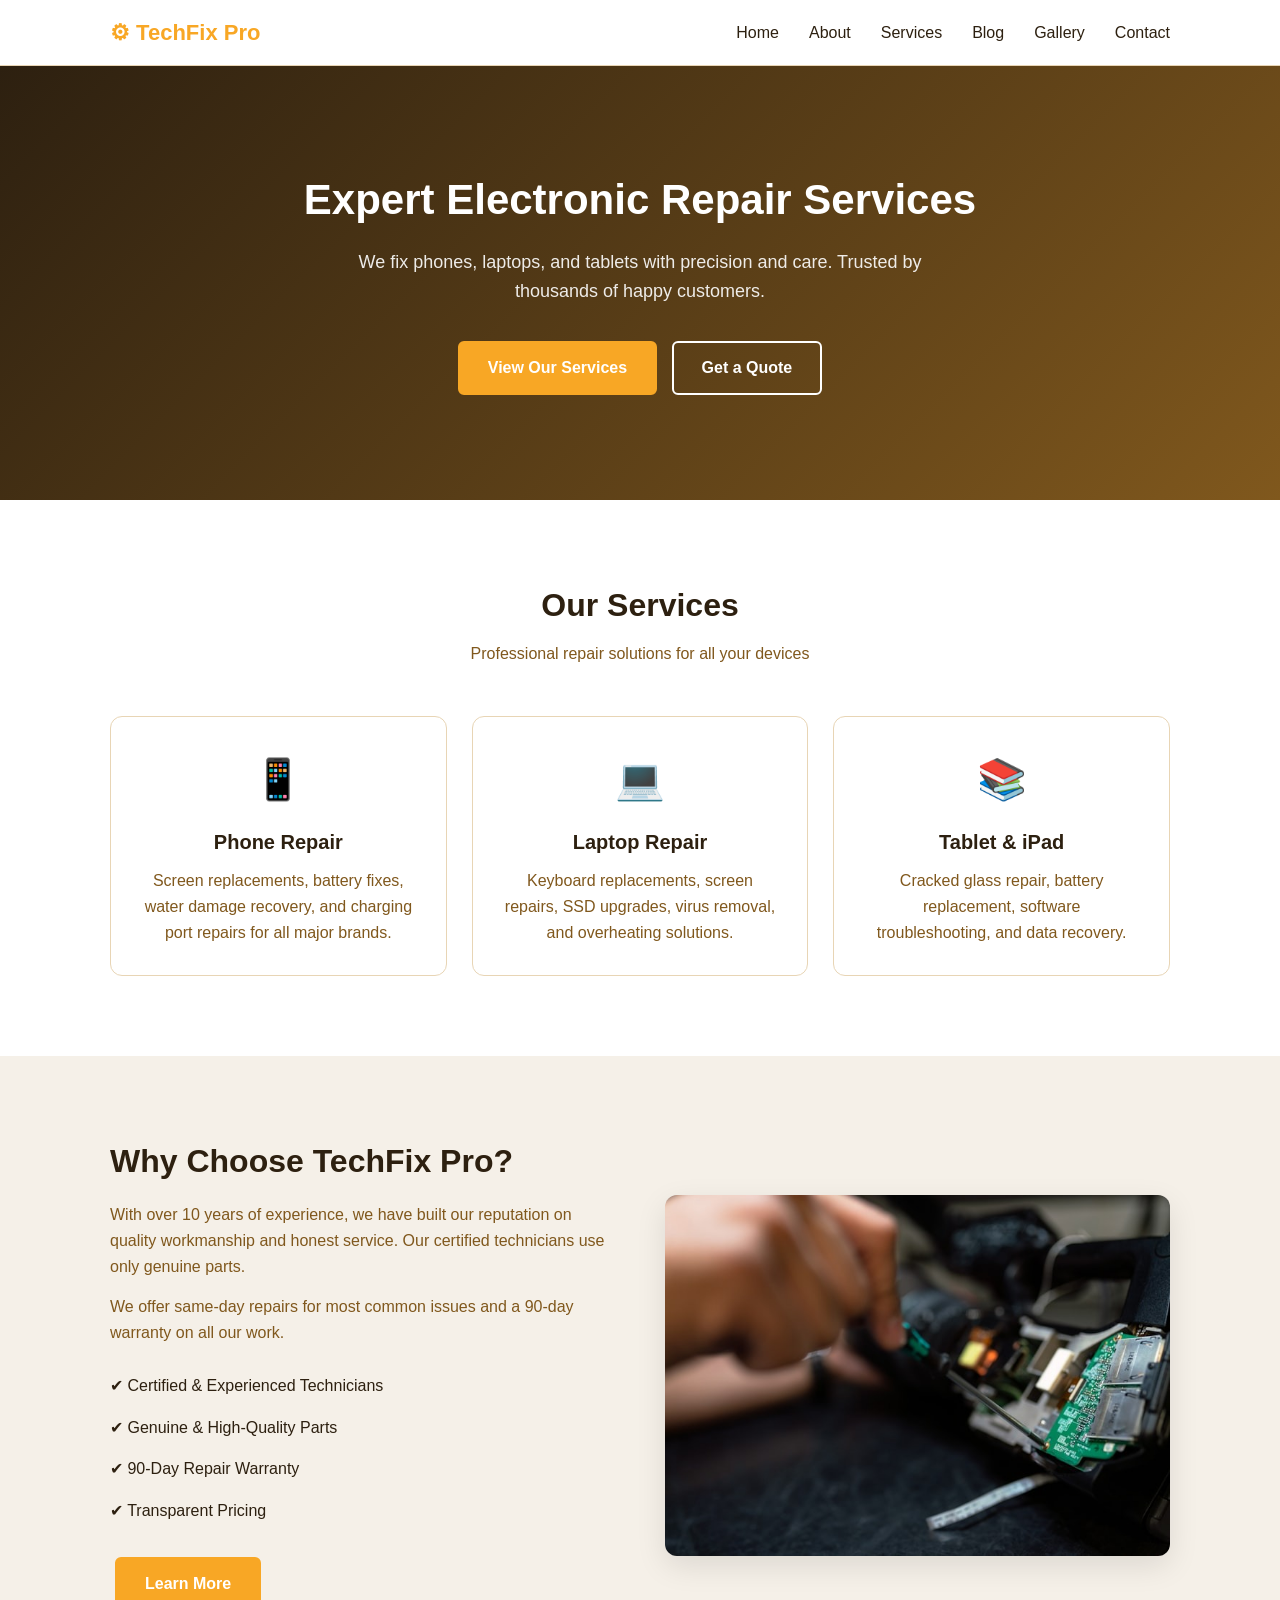
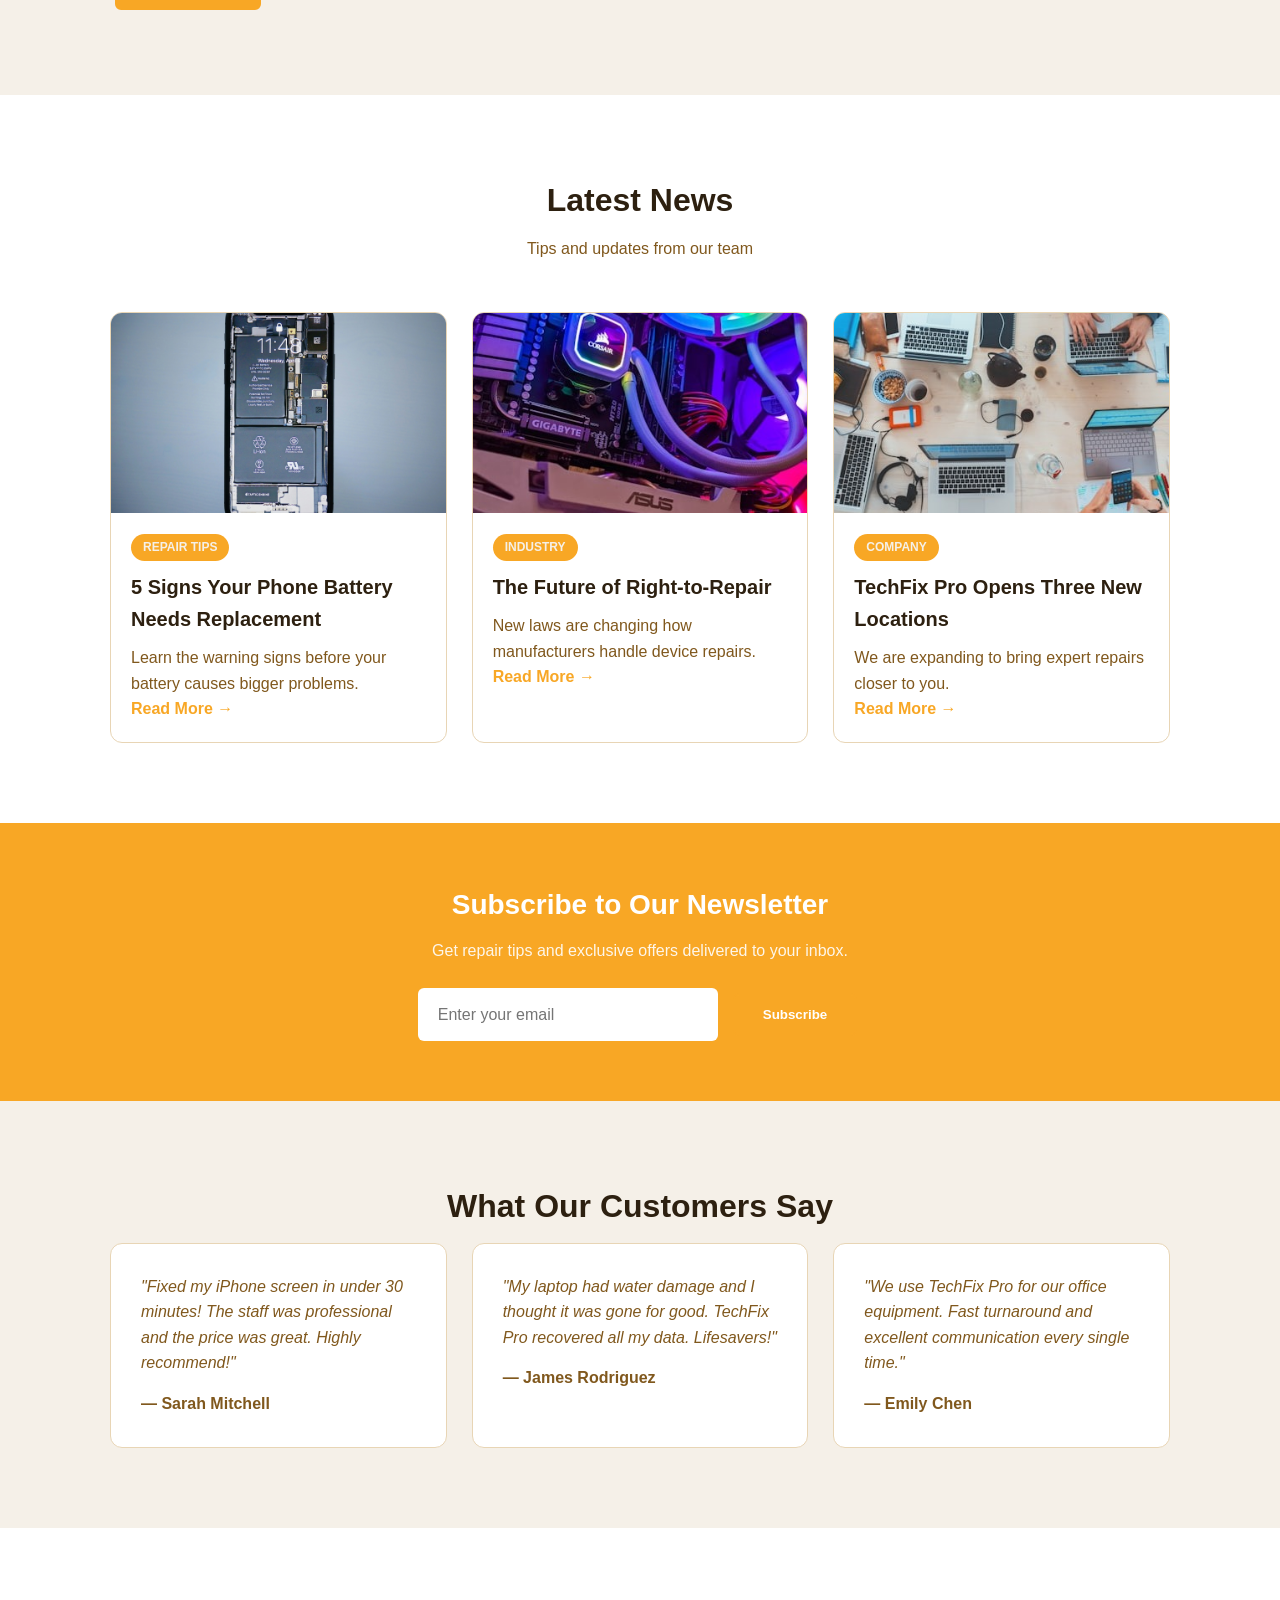
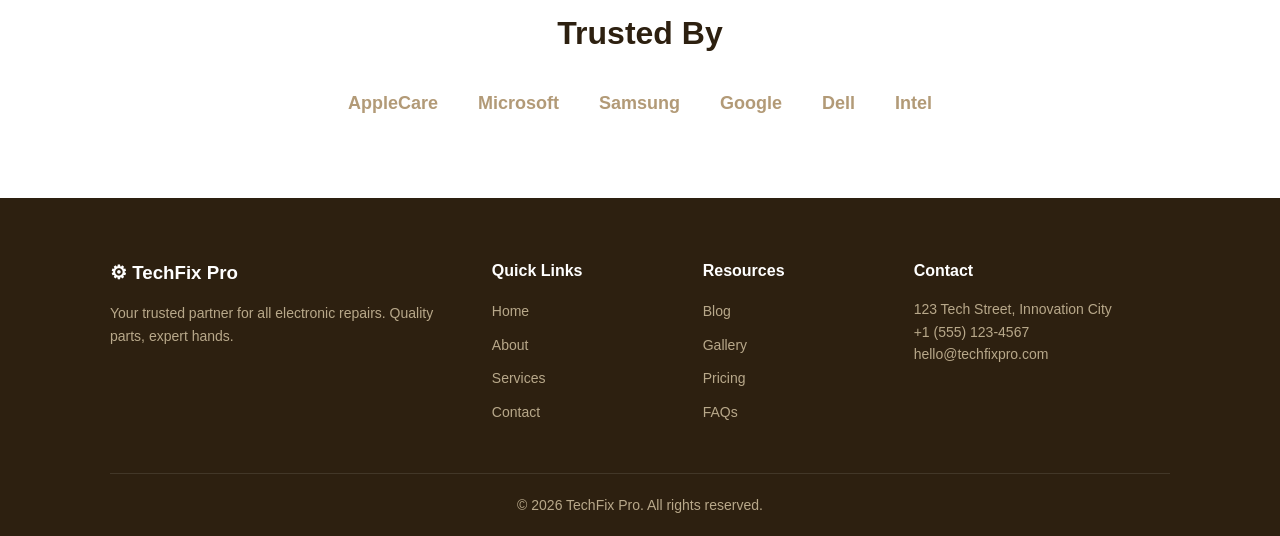
<file: ART 277 PROJECT-AMMED/index.html>
<!DOCTYPE html>
<html lang="en">
<head>
    <meta charset="UTF-8">
    <meta name="viewport" content="width=device-width, initial-scale=1.0">
    <title>TechFix Pro - Electronic Repair Shop</title>
   <link rel="stylesheet" href="style.css">
</head>
<body>

    <!-- Navigation -->
    <nav class="navbar">
        <div class="container nav-container">
            <a href="index.html" class="logo">&#9881; TechFix Pro</a>
            <ul class="nav-links">
                <li><a href="index.html">Home</a></li>
                <li><a href="about.html">About</a></li>
                <li><a href="services.html">Services</a></li>
                <li><a href="blog.html">Blog</a></li>
                <li><a href="gallery.html">Gallery</a></li>
                <li><a href="contact.html">Contact</a></li>
            </ul>
        </div>
    </nav>

    <!-- Hero Section -->
    <header class="hero">
        <div class="container">
            <h1>Expert Electronic Repair Services</h1>
            <p>We fix phones, laptops, and tablets with precision and care. Trusted by thousands of happy customers.</p>
            <a href="services.html" class="btn">View Our Services</a>
            <a href="contact.html" class="btn btn-outline">Get a Quote</a>
        </div>
    </header>

    <!-- Services Section -->
    <section class="section services">
        <div class="container">
            <h2 class="section-title">Our Services</h2>
            <p class="section-subtitle">Professional repair solutions for all your devices</p>

            <div class="card-grid three-col">
                <div class="card">
                    <div class="card-icon">&#128241;</div>
                    <h3>Phone Repair</h3>
                    <p>Screen replacements, battery fixes, water damage recovery, and charging port repairs for all major brands.</p>
                </div>
                <div class="card">
                    <div class="card-icon">&#128187;</div>
                    <h3>Laptop Repair</h3>
                    <p>Keyboard replacements, screen repairs, SSD upgrades, virus removal, and overheating solutions.</p>
                </div>
                <div class="card">
                    <div class="card-icon">&#128218;</div>
                    <h3>Tablet & iPad</h3>
                    <p>Cracked glass repair, battery replacement, software troubleshooting, and data recovery.</p>
                </div>
            </div>
        </div>
    </section>

    <!-- About Section -->
    <section class="section about-section">
        <div class="container">
            <div class="two-col">
                <div class="about-text">
                    <h2>Why Choose TechFix Pro?</h2>
                    <p>With over 10 years of experience, we have built our reputation on quality workmanship and honest service. Our certified technicians use only genuine parts.</p>
                    <p>We offer same-day repairs for most common issues and a 90-day warranty on all our work.</p>
                    <ul class="feature-list">
                        <li>&#10004; Certified & Experienced Technicians</li>
                        <li>&#10004; Genuine & High-Quality Parts</li>
                        <li>&#10004; 90-Day Repair Warranty</li>
                        <li>&#10004; Transparent Pricing</li>
                    </ul>
                    <a href="about.html" class="btn">Learn More</a>
                </div>
                <div class="about-image">
                    <img src="img/aa1.jpg" alt="Technician repairing a device">
                </div>
            </div>
        </div>
    </section>

    <!-- Latest News -->
    <section class="section">
        <div class="container">
            <h2 class="section-title">Latest News</h2>
            <p class="section-subtitle">Tips and updates from our team</p>

            <div class="card-grid three-col">
                <article class="card news-card">
                    <img src="img/blog2.jpg" alt="Phone battery">
                    <div class="card-body">
                        <span class="tag">Repair Tips</span>
                        <h3>5 Signs Your Phone Battery Needs Replacement</h3>
                        <p>Learn the warning signs before your battery causes bigger problems.</p>
                        <a href="blog.html">Read More &rarr;</a>
                    </div>
                </article>
                <article class="card news-card">
                    <img src="img/blog3.jpg" alt="Laptop repair">
                    <div class="card-body">
                        <span class="tag">Industry</span>
                        <h3>The Future of Right-to-Repair</h3>
                        <p>New laws are changing how manufacturers handle device repairs.</p>
                        <a href="blog.html">Read More &rarr;</a>
                    </div>
                </article>
                <article class="card news-card">
                    <img src="img/blog1.jpg" alt="Tech team">
                    <div class="card-body">
                        <span class="tag">Company</span>
                        <h3>TechFix Pro Opens Three New Locations</h3>
                        <p>We are expanding to bring expert repairs closer to you.</p>
                        <a href="blog.html">Read More &rarr;</a>
                    </div>
                </article>
            </div>
        </div>
    </section>

    <!-- Newsletter -->
    <section class="newsletter">
        <div class="container">
            <h2>Subscribe to Our Newsletter</h2>
            <p>Get repair tips and exclusive offers delivered to your inbox.</p>
            <form action="#" method="post">
                <input type="email" placeholder="Enter your email" required>
                <button type="submit" class="btn">Subscribe</button>
            </form>
        </div>
    </section>

    <!-- Testimonials -->
    <section class="section testimonials">
        <div class="container">
            <h2 class="section-title">What Our Customers Say</h2>

            <div class="card-grid three-col">
                <div class="card testimonial-card">
                    <p class="quote">"Fixed my iPhone screen in under 30 minutes! The staff was professional and the price was great. Highly recommend!"</p>
                    <p class="author">&mdash; Sarah Mitchell</p>
                </div>
                <div class="card testimonial-card">
                    <p class="quote">"My laptop had water damage and I thought it was gone for good. TechFix Pro recovered all my data. Lifesavers!"</p>
                    <p class="author">&mdash; James Rodriguez</p>
                </div>
                <div class="card testimonial-card">
                    <p class="quote">"We use TechFix Pro for our office equipment. Fast turnaround and excellent communication every single time."</p>
                    <p class="author">&mdash; Emily Chen</p>
                </div>
            </div>
        </div>
    </section>

    <!-- Clients -->
    <section class="section clients">
        <div class="container">
            <h2 class="section-title">Trusted By</h2>
            <div class="client-logos">
                <span>AppleCare</span>
                <span>Microsoft</span>
                <span>Samsung</span>
                <span>Google</span>
                <span>Dell</span>
                <span>Intel</span>
            </div>
        </div>
    </section>

    <!-- Footer -->
    <footer class="footer">
        <div class="container">
            <div class="footer-grid">
                <div class="footer-brand">
                    <h3>&#9881; TechFix Pro</h3>
                    <p>Your trusted partner for all electronic repairs. Quality parts, expert hands.</p>
                </div>
                <div class="footer-links">
                    <h4>Quick Links</h4>
                    <ul>
                        <li><a href="index.html">Home</a></li>
                        <li><a href="about.html">About</a></li>
                        <li><a href="services.html">Services</a></li>
                        <li><a href="contact.html">Contact</a></li>
                    </ul>
                </div>
                <div class="footer-links">
                    <h4>Resources</h4>
                    <ul>
                        <li><a href="blog.html">Blog</a></li>
                        <li><a href="gallery.html">Gallery</a></li>
                        <li><a href="services.html">Pricing</a></li>
                        <li><a href="contact.html">FAQs</a></li>
                    </ul>
                </div>
                <div class="footer-contact">
                    <h4>Contact</h4>
                    <p>123 Tech Street, Innovation City</p>
                    <p>+1 (555) 123-4567</p>
                    <p>hello@techfixpro.com</p>
                </div>
            </div>
            <div class="footer-bottom">
                <p>&copy; 2026 TechFix Pro. All rights reserved.</p>
            </div>
        </div>
    </footer>

</body>
</html>
</file>
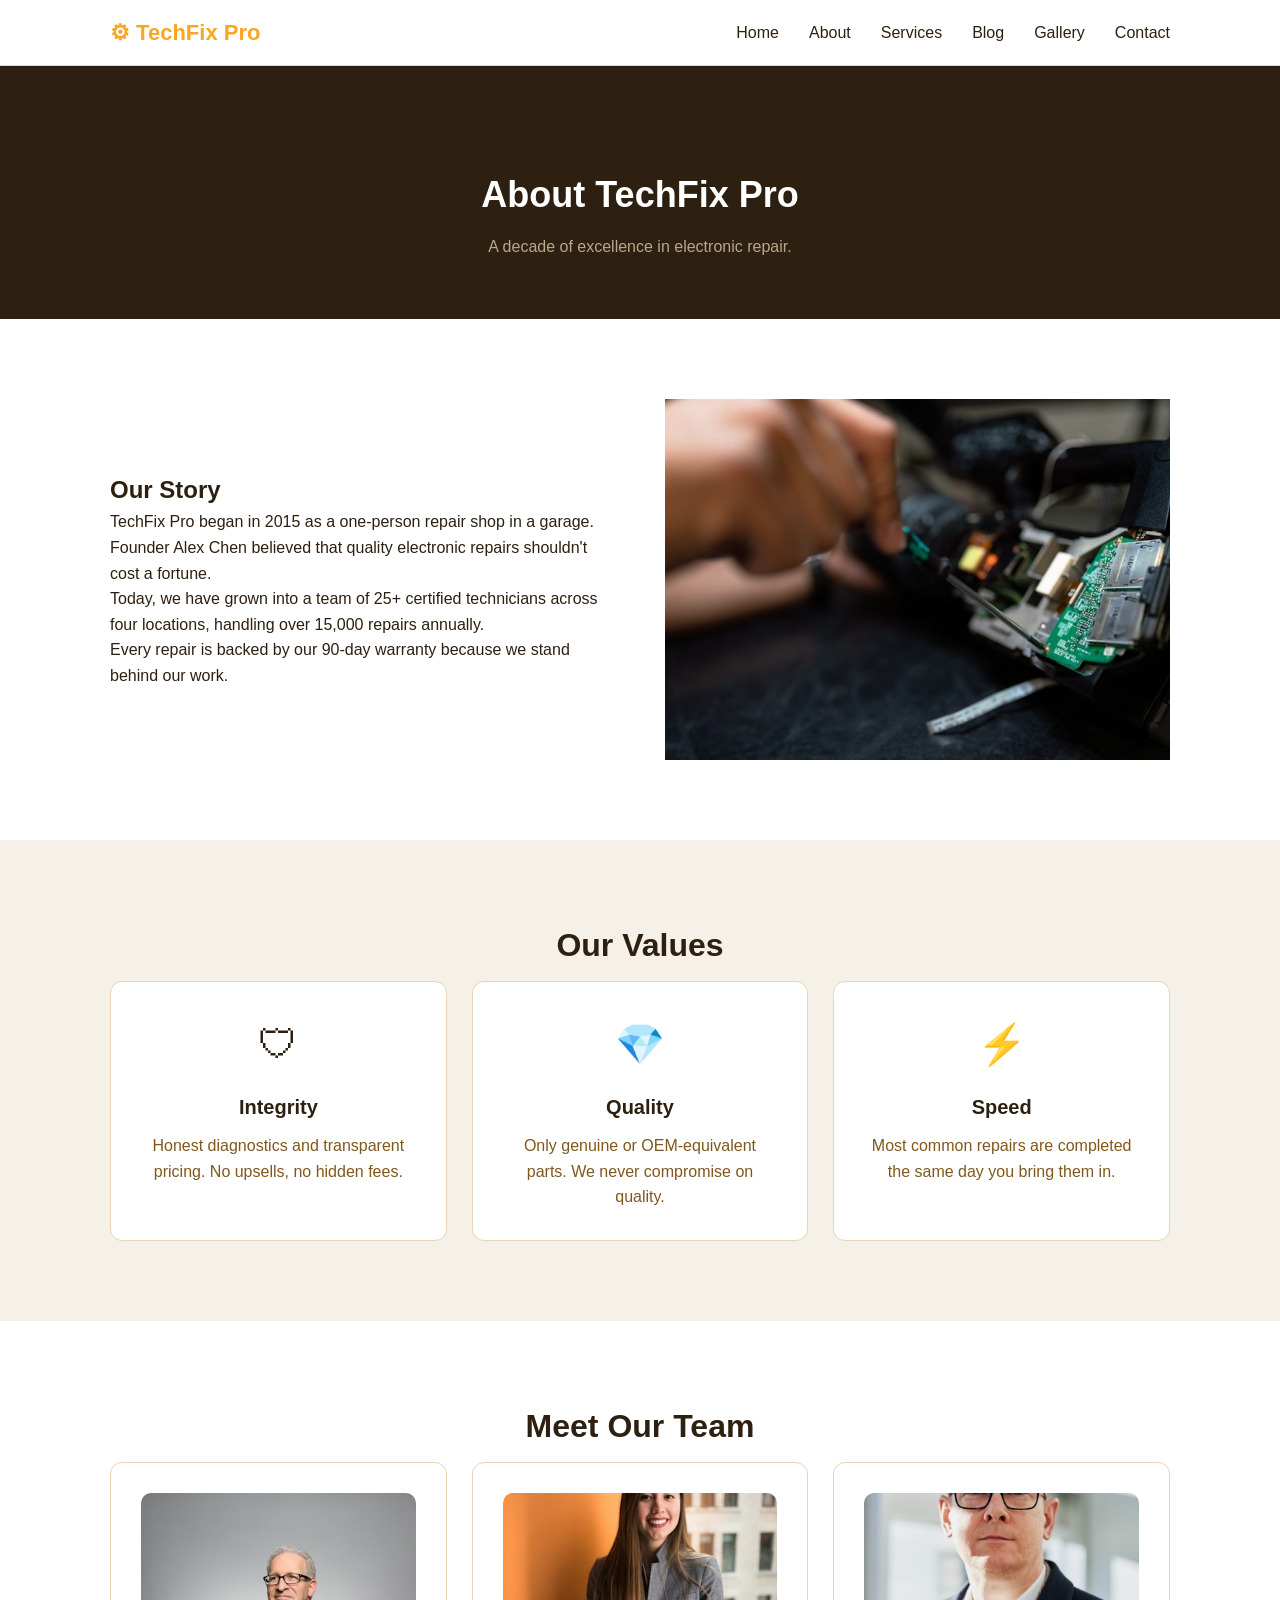
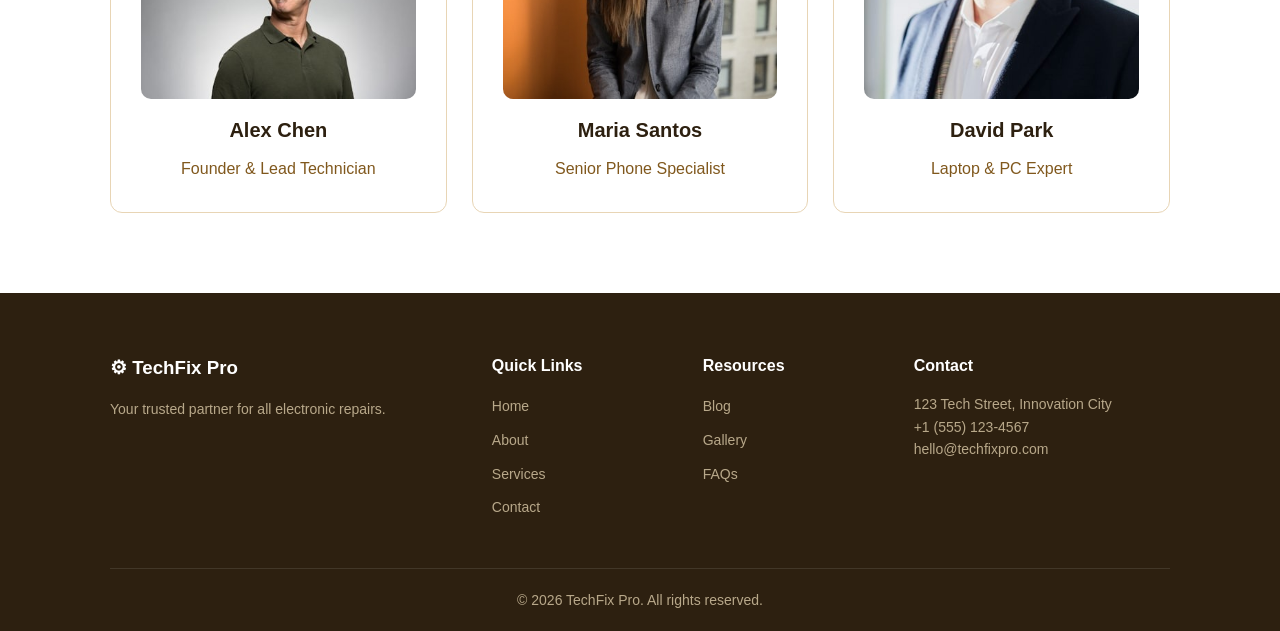
<file: ART 277 PROJECT-AMMED/about.html>
<!DOCTYPE html>
<html lang="en">
<head>
    <meta charset="UTF-8">
    <meta name="viewport" content="width=device-width, initial-scale=1.0">
    <title>About Us - TechFix Pro</title>
    <link rel="stylesheet" href="style.css">
</head>
<body>

    <nav class="navbar">
        <div class="container nav-container">
            <a href="index.html" class="logo">&#9881; TechFix Pro</a>
            <ul class="nav-links">
                <li><a href="index.html">Home</a></li>
                <li><a href="about.html">About</a></li>
                <li><a href="services.html">Services</a></li>
                <li><a href="blog.html">Blog</a></li>
                <li><a href="gallery.html">Gallery</a></li>
                <li><a href="contact.html">Contact</a></li>
            </ul>
        </div>
    </nav>

    <header class="page-header">
        <div class="container">
            <h1>About TechFix Pro</h1>
            <p>A decade of excellence in electronic repair.</p>
        </div>
    </header>

    <section class="section">
        <div class="container">
            <div class="two-col">
                <div>
                    <h2>Our Story</h2>
                    <p>TechFix Pro began in 2015 as a one-person repair shop in a garage. Founder Alex Chen believed that quality electronic repairs shouldn't cost a fortune.</p>
                    <p>Today, we have grown into a team of 25+ certified technicians across four locations, handling over 15,000 repairs annually.</p>
                    <p>Every repair is backed by our 90-day warranty because we stand behind our work.</p>
                </div>
                <div>
                    <img src="img/aa1.jpg" alt="Our workshop">
                </div>
            </div>
        </div>
    </section>

    <section class="section" style="background: var(--light-gray);">
        <div class="container">
            <h2 class="section-title">Our Values</h2>
            <div class="card-grid three-col">
                <div class="card">
                    <div class="card-icon">&#128737;</div>
                    <h3>Integrity</h3>
                    <p>Honest diagnostics and transparent pricing. No upsells, no hidden fees.</p>
                </div>
                <div class="card">
                    <div class="card-icon">&#128142;</div>
                    <h3>Quality</h3>
                    <p>Only genuine or OEM-equivalent parts. We never compromise on quality.</p>
                </div>
                <div class="card">
                    <div class="card-icon">&#9889;</div>
                    <h3>Speed</h3>
                    <p>Most common repairs are completed the same day you bring them in.</p>
                </div>
            </div>
        </div>
    </section>

    <section class="section">
        <div class="container">
            <h2 class="section-title">Meet Our Team</h2>
            <div class="card-grid three-col">
                <div class="card">
                    <img src="img/team1.jpg" alt="Alex Chen" style="border-radius: 10px; margin-bottom: 15px;">
                    <h3>Alex Chen</h3>
                    <p>Founder & Lead Technician</p>
                </div>
                <div class="card">
                    <img src="img/team2.jpg" alt="Maria Santos" style="border-radius: 10px; margin-bottom: 15px;">
                    <h3>Maria Santos</h3>
                    <p>Senior Phone Specialist</p>
                </div>
                <div class="card">
                    <img src="img/team3.jpg" alt="David Park" style="border-radius: 10px; margin-bottom: 15px;">
                    <h3>David Park</h3>
                    <p>Laptop & PC Expert</p>
                </div>
            </div>
        </div>
    </section>

    <footer class="footer">
        <div class="container">
            <div class="footer-grid">
                <div class="footer-brand">
                    <h3>&#9881; TechFix Pro</h3>
                    <p>Your trusted partner for all electronic repairs.</p>
                </div>
                <div class="footer-links">
                    <h4>Quick Links</h4>
                    <ul>
                        <li><a href="index.html">Home</a></li>
                        <li><a href="about.html">About</a></li>
                        <li><a href="services.html">Services</a></li>
                        <li><a href="contact.html">Contact</a></li>
                    </ul>
                </div>
                <div class="footer-links">
                    <h4>Resources</h4>
                    <ul>
                        <li><a href="blog.html">Blog</a></li>
                        <li><a href="gallery.html">Gallery</a></li>
                        <li><a href="contact.html">FAQs</a></li>
                    </ul>
                </div>
                <div class="footer-contact">
                    <h4>Contact</h4>
                    <p>123 Tech Street, Innovation City</p>
                    <p>+1 (555) 123-4567</p>
                    <p>hello@techfixpro.com</p>
                </div>
            </div>
            <div class="footer-bottom">
                <p>&copy; 2026 TechFix Pro. All rights reserved.</p>
            </div>
        </div>
    </footer>

</body>
</html>
</file>
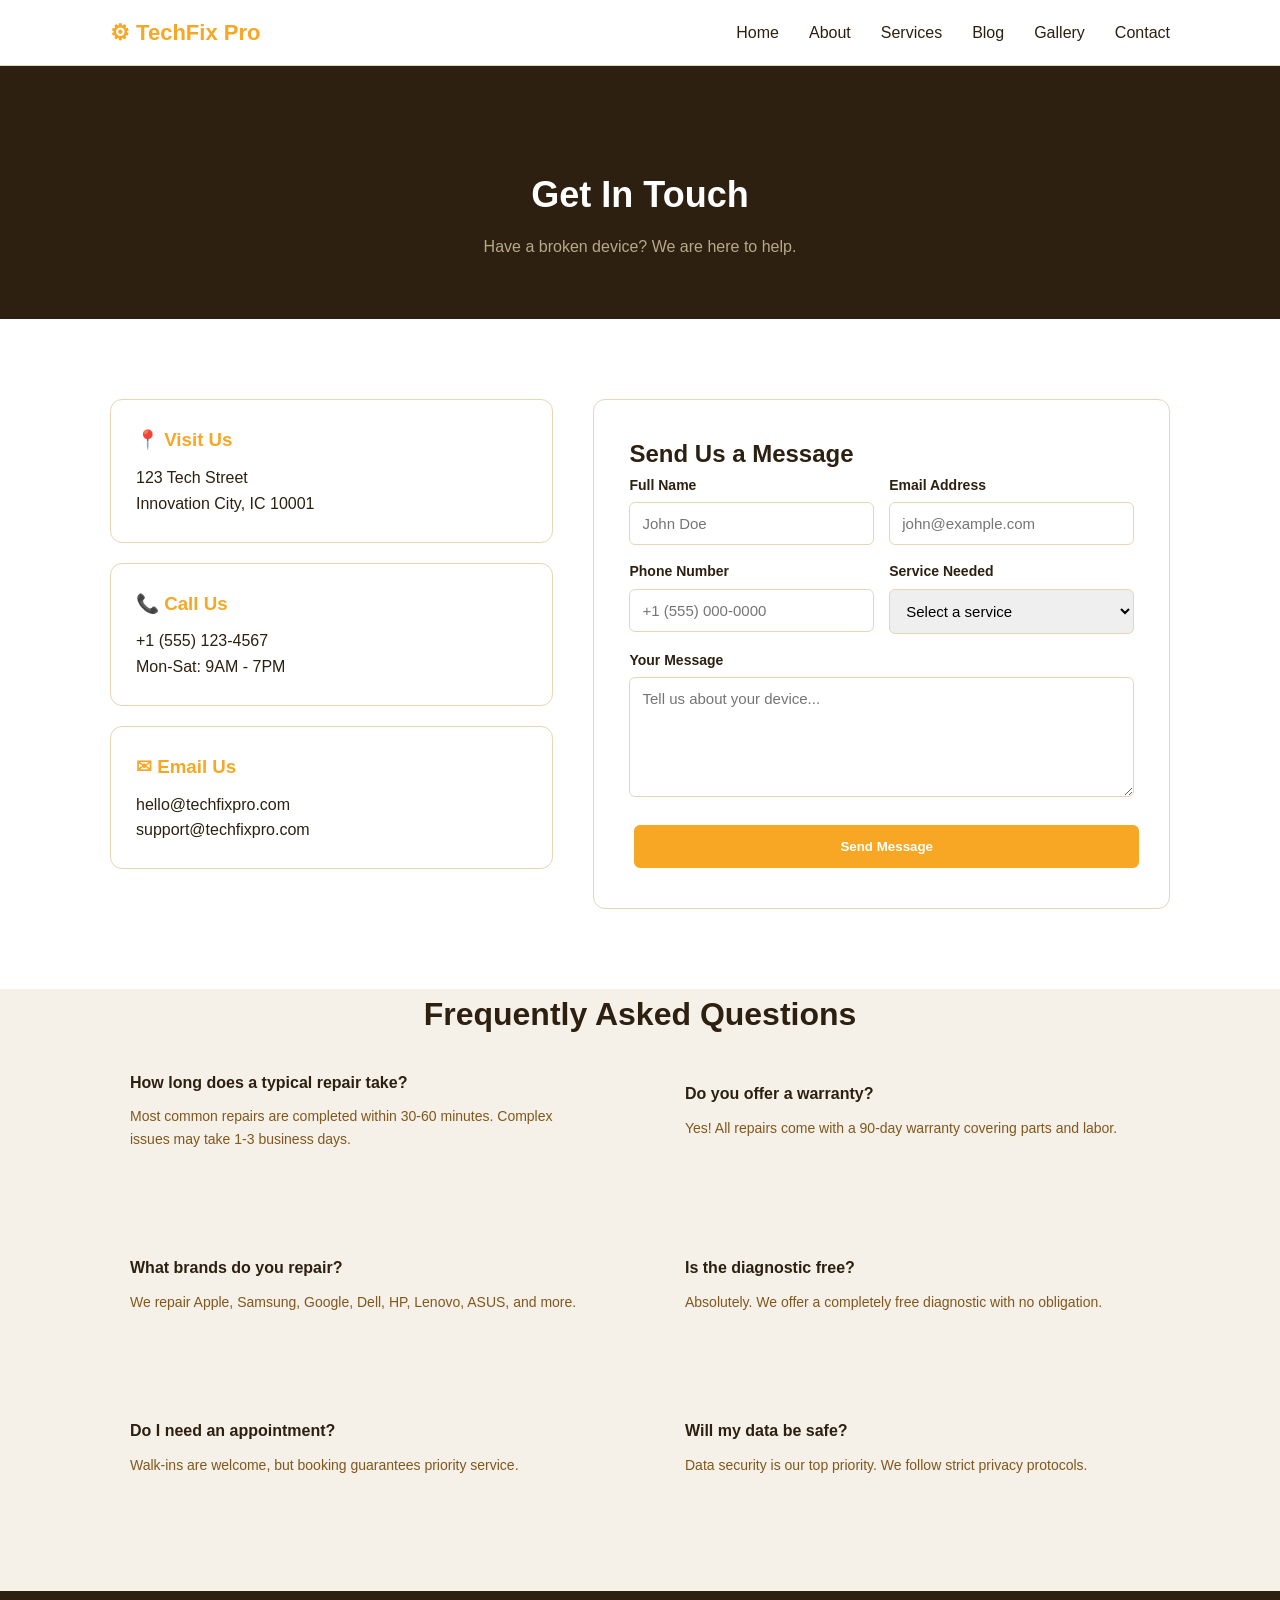
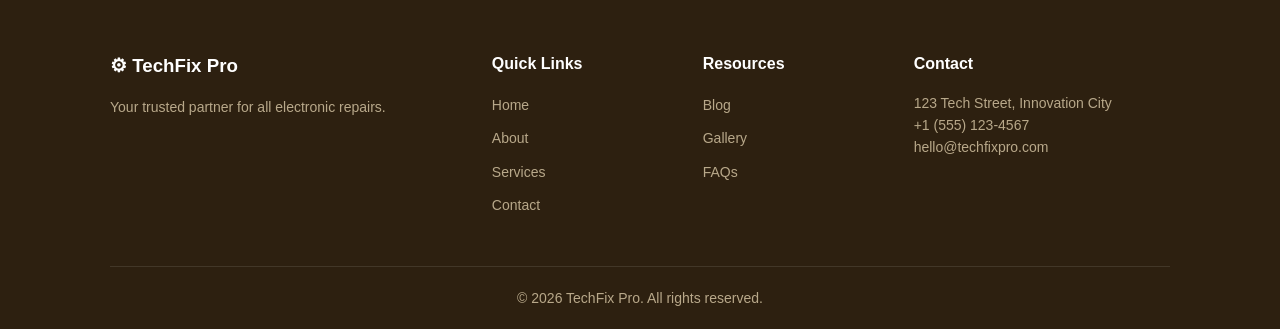
<file: ART 277 PROJECT-AMMED/contact.html>
<!DOCTYPE html>
<html lang="en">
<head>
    <meta charset="UTF-8">
    <meta name="viewport" content="width=device-width, initial-scale=1.0">
    <title>Contact Us - TechFix Pro</title>
    <link rel="stylesheet" href="style.css">
</head>
<body>

    <nav class="navbar">
        <div class="container nav-container">
            <a href="index.html" class="logo">&#9881; TechFix Pro</a>
            <ul class="nav-links">
                <li><a href="index.html">Home</a></li>
                <li><a href="about.html">About</a></li>
                <li><a href="services.html">Services</a></li>
                <li><a href="blog.html">Blog</a></li>
                <li><a href="gallery.html">Gallery</a></li>
                <li><a href="contact.html">Contact</a></li>
            </ul>
        </div>
    </nav>

    <header class="page-header">
        <div class="container">
            <h1>Get In Touch</h1>
            <p>Have a broken device? We are here to help.</p>
        </div>
    </header>

    <section class="section">
        <div class="container">
            <div class="contact-grid">
                <div>
                    <div class="contact-info-box">
                        <h3>&#128205; Visit Us</h3>
                        <p>123 Tech Street<br>Innovation City, IC 10001</p>
                    </div>
                    <div class="contact-info-box">
                        <h3>&#128222; Call Us</h3>
                        <p>+1 (555) 123-4567<br>Mon-Sat: 9AM - 7PM</p>
                    </div>
                    <div class="contact-info-box">
                        <h3>&#9993; Email Us</h3>
                        <p>hello@techfixpro.com<br>support@techfixpro.com</p>
                    </div>
                </div>
                <div class="contact-form">
                    <h2>Send Us a Message</h2>
                    <form action="#" method="post">
                        <div class="form-row">
                            <div class="form-group">
                                <label for="name">Full Name</label>
                                <input type="text" id="name" name="name" placeholder="John Doe" required>
                            </div>
                            <div class="form-group">
                                <label for="email">Email Address</label>
                                <input type="email" id="email" name="email" placeholder="john@example.com" required>
                            </div>
                        </div>
                        <div class="form-row">
                            <div class="form-group">
                                <label for="phone">Phone Number</label>
                                <input type="tel" id="phone" name="phone" placeholder="+1 (555) 000-0000">
                            </div>
                            <div class="form-group">
                                <label for="service">Service Needed</label>
                                <select id="service" name="service" required>
                                    <option value="" disabled selected>Select a service</option>
                                    <option value="phone">Phone Repair</option>
                                    <option value="laptop">Laptop Repair</option>
                                    <option value="tablet">Tablet / iPad Repair</option>
                                    <option value="other">Other / Not Sure</option>
                                </select>
                            </div>
                        </div>
                        <div class="form-group">
                            <label for="message">Your Message</label>
                            <textarea id="message" name="message" placeholder="Tell us about your device..." required></textarea>
                        </div>
                        <button type="submit" class="btn" style="width: 100%;">Send Message</button>
                    </form>
                </div>
            </div>
        </div>
    </section>

    <section class="section" style="background: var(--light-gray); padding-top: 0;">
        <div class="container">
            <h2 class="section-title">Frequently Asked Questions</h2>
            <div class="two-col">
                <div class="faq-item">
                    <h3>How long does a typical repair take?</h3>
                    <p>Most common repairs are completed within 30-60 minutes. Complex issues may take 1-3 business days.</p>
                </div>
                <div class="faq-item">
                    <h3>Do you offer a warranty?</h3>
                    <p>Yes! All repairs come with a 90-day warranty covering parts and labor.</p>
                </div>
                <div class="faq-item">
                    <h3>What brands do you repair?</h3>
                    <p>We repair Apple, Samsung, Google, Dell, HP, Lenovo, ASUS, and more.</p>
                </div>
                <div class="faq-item">
                    <h3>Is the diagnostic free?</h3>
                    <p>Absolutely. We offer a completely free diagnostic with no obligation.</p>
                </div>
                <div class="faq-item">
                    <h3>Do I need an appointment?</h3>
                    <p>Walk-ins are welcome, but booking guarantees priority service.</p>
                </div>
                <div class="faq-item">
                    <h3>Will my data be safe?</h3>
                    <p>Data security is our top priority. We follow strict privacy protocols.</p>
                </div>
            </div>
        </div>
    </section>

    <footer class="footer">
        <div class="container">
            <div class="footer-grid">
                <div class="footer-brand">
                    <h3>&#9881; TechFix Pro</h3>
                    <p>Your trusted partner for all electronic repairs.</p>
                </div>
                <div class="footer-links">
                    <h4>Quick Links</h4>
                    <ul>
                        <li><a href="index.html">Home</a></li>
                        <li><a href="about.html">About</a></li>
                        <li><a href="services.html">Services</a></li>
                        <li><a href="contact.html">Contact</a></li>
                    </ul>
                </div>
                <div class="footer-links">
                    <h4>Resources</h4>
                    <ul>
                        <li><a href="blog.html">Blog</a></li>
                        <li><a href="gallery.html">Gallery</a></li>
                        <li><a href="contact.html">FAQs</a></li>
                    </ul>
                </div>
                <div class="footer-contact">
                    <h4>Contact</h4>
                    <p>123 Tech Street, Innovation City</p>
                    <p>+1 (555) 123-4567</p>
                    <p>hello@techfixpro.com</p>
                </div>
            </div>
            <div class="footer-bottom">
                <p>&copy; 2026 TechFix Pro. All rights reserved.</p>
            </div>
        </div>
    </footer>

</body>
</html>
</file>
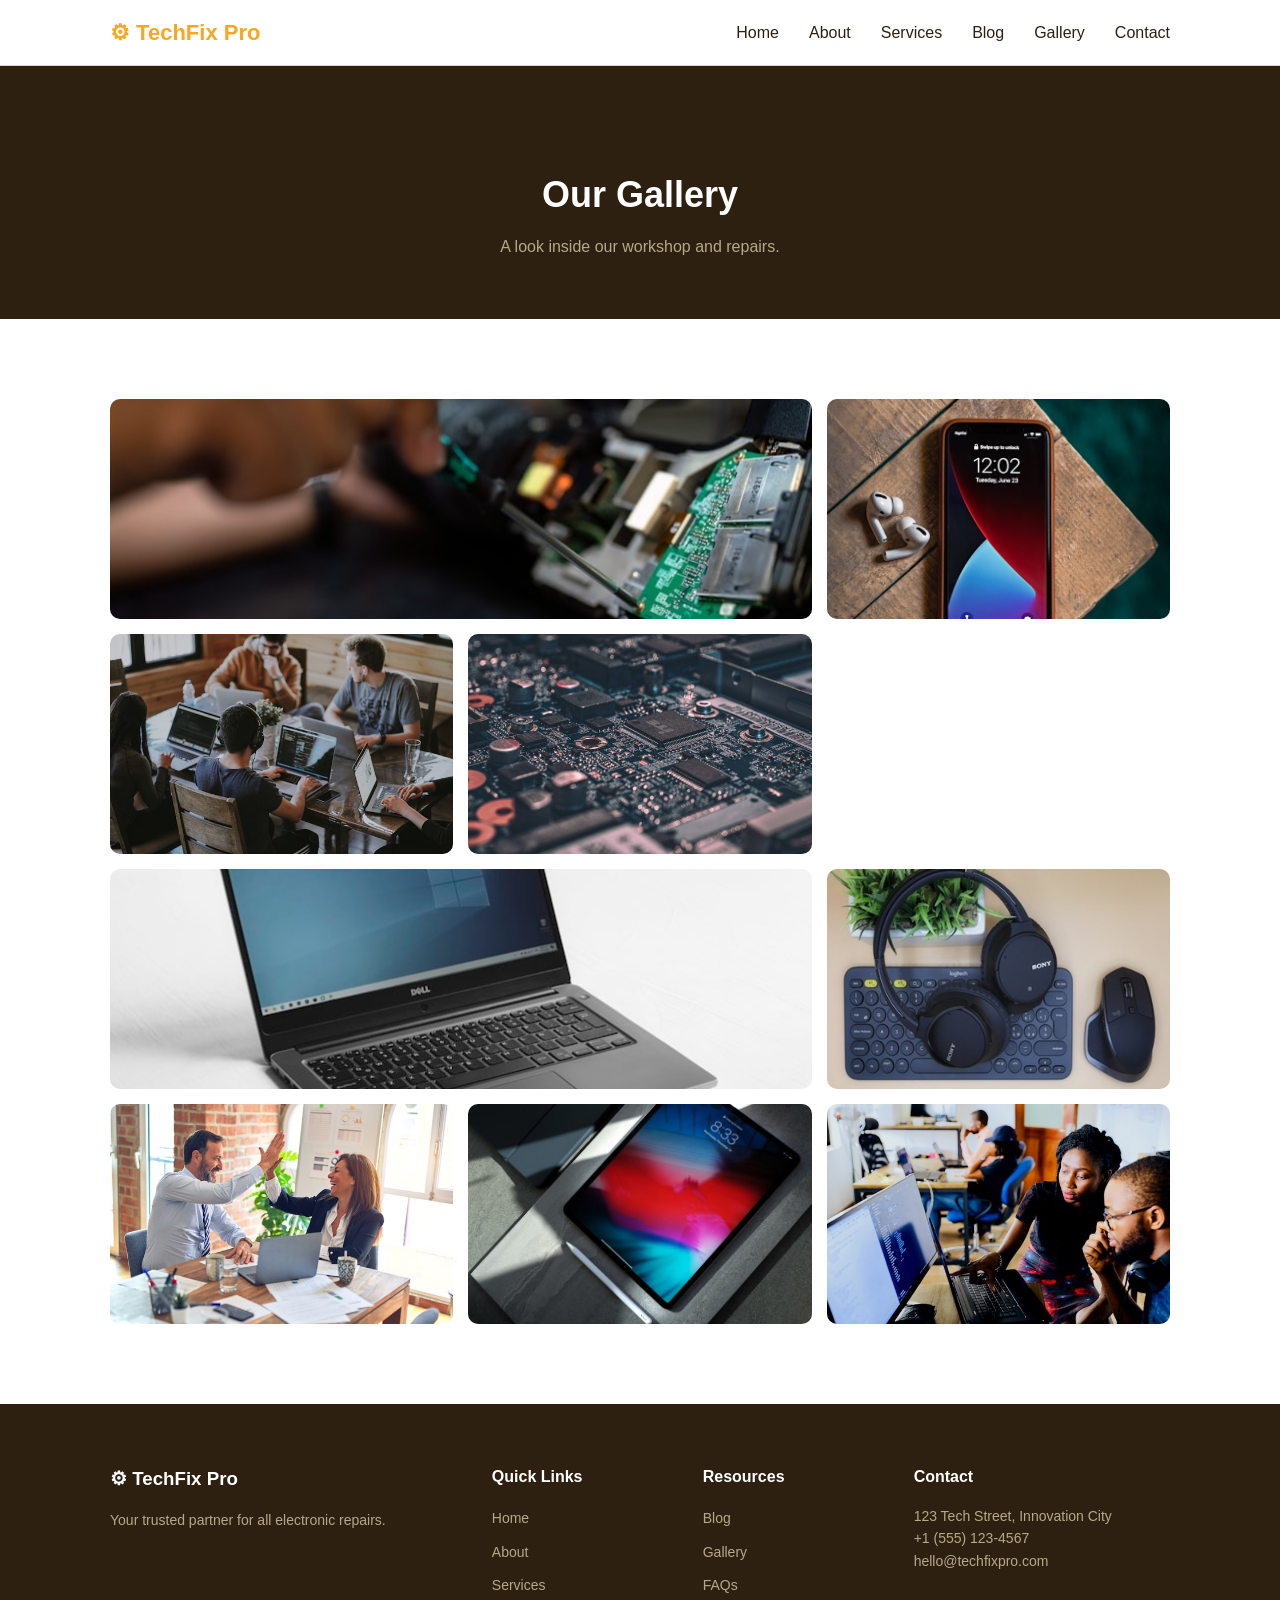
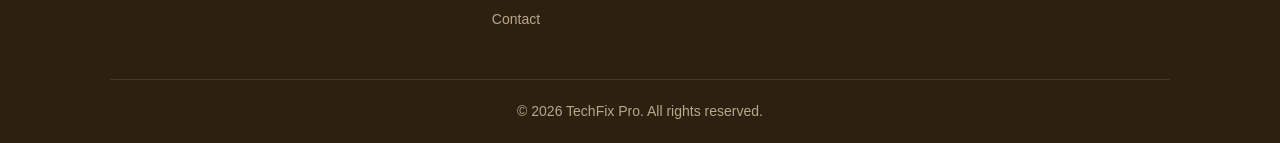
<file: ART 277 PROJECT-AMMED/gallery.html>
<!DOCTYPE html>
<html lang="en">
<head>
    <meta charset="UTF-8">
    <meta name="viewport" content="width=device-width, initial-scale=1.0">
    <title>Gallery - TechFix Pro</title>
    <link rel="stylesheet" href="style.css">
</head>
<body>

    <nav class="navbar">
        <div class="container nav-container">
            <a href="index.html" class="logo">&#9881; TechFix Pro</a>
            <ul class="nav-links">
                <li><a href="index.html">Home</a></li>
                <li><a href="about.html">About</a></li>
                <li><a href="services.html">Services</a></li>
                <li><a href="blog.html">Blog</a></li>
                <li><a href="gallery.html">Gallery</a></li>
                <li><a href="contact.html">Contact</a></li>
            </ul>
        </div>
    </nav>

    <header class="page-header">
        <div class="container">
            <h1>Our Gallery</h1>
            <p>A look inside our workshop and repairs.</p>
        </div>
    </header>

    <section class="section">
        <div class="container">
            <div class="gallery-grid">
                <div class="gallery-item wide">
                    <img src="img/aa1.jpg" alt="Main workshop">
                </div>
                <div class="gallery-item">
                    <img src="img/service1.jpg" alt="Phone repair">
                </div>
                <div class="gallery-item">
                    <img src="img/gallery1.jpg" alt="Team meeting">
                </div>
                <div class="gallery-item">
                    <img src="img/gallery2.jpg" alt="Circuit board">
                </div>
                <div class="gallery-item wide">
                    <img src="img/service2.jpg" alt="Laptop repair">
                </div>
                <div class="gallery-item">
                    <img src="img/gallery3.jpg" alt="Customer service">
                </div>
                <div class="gallery-item">
                    <img src="img/gallery4.jpg" alt="Tools">
                </div>
                <div class="gallery-item">
                    <img src="img/service3.jpg" alt="Tablet repair">
                </div>
                <div class="gallery-item">
                    <img src="img/gallery5.jpg" alt="Team photo">
                </div>
            </div>
        </div>
    </section>

    <footer class="footer">
        <div class="container">
            <div class="footer-grid">
                <div class="footer-brand">
                    <h3>&#9881; TechFix Pro</h3>
                    <p>Your trusted partner for all electronic repairs.</p>
                </div>
                <div class="footer-links">
                    <h4>Quick Links</h4>
                    <ul>
                        <li><a href="index.html">Home</a></li>
                        <li><a href="about.html">About</a></li>
                        <li><a href="services.html">Services</a></li>
                        <li><a href="contact.html">Contact</a></li>
                    </ul>
                </div>
                <div class="footer-links">
                    <h4>Resources</h4>
                    <ul>
                        <li><a href="blog.html">Blog</a></li>
                        <li><a href="gallery.html">Gallery</a></li>
                        <li><a href="contact.html">FAQs</a></li>
                    </ul>
                </div>
                <div class="footer-contact">
                    <h4>Contact</h4>
                    <p>123 Tech Street, Innovation City</p>
                    <p>+1 (555) 123-4567</p>
                    <p>hello@techfixpro.com</p>
                </div>
            </div>
            <div class="footer-bottom">
                <p>&copy; 2026 TechFix Pro. All rights reserved.</p>
            </div>
        </div>
    </footer>

</body>
</html>
</file>
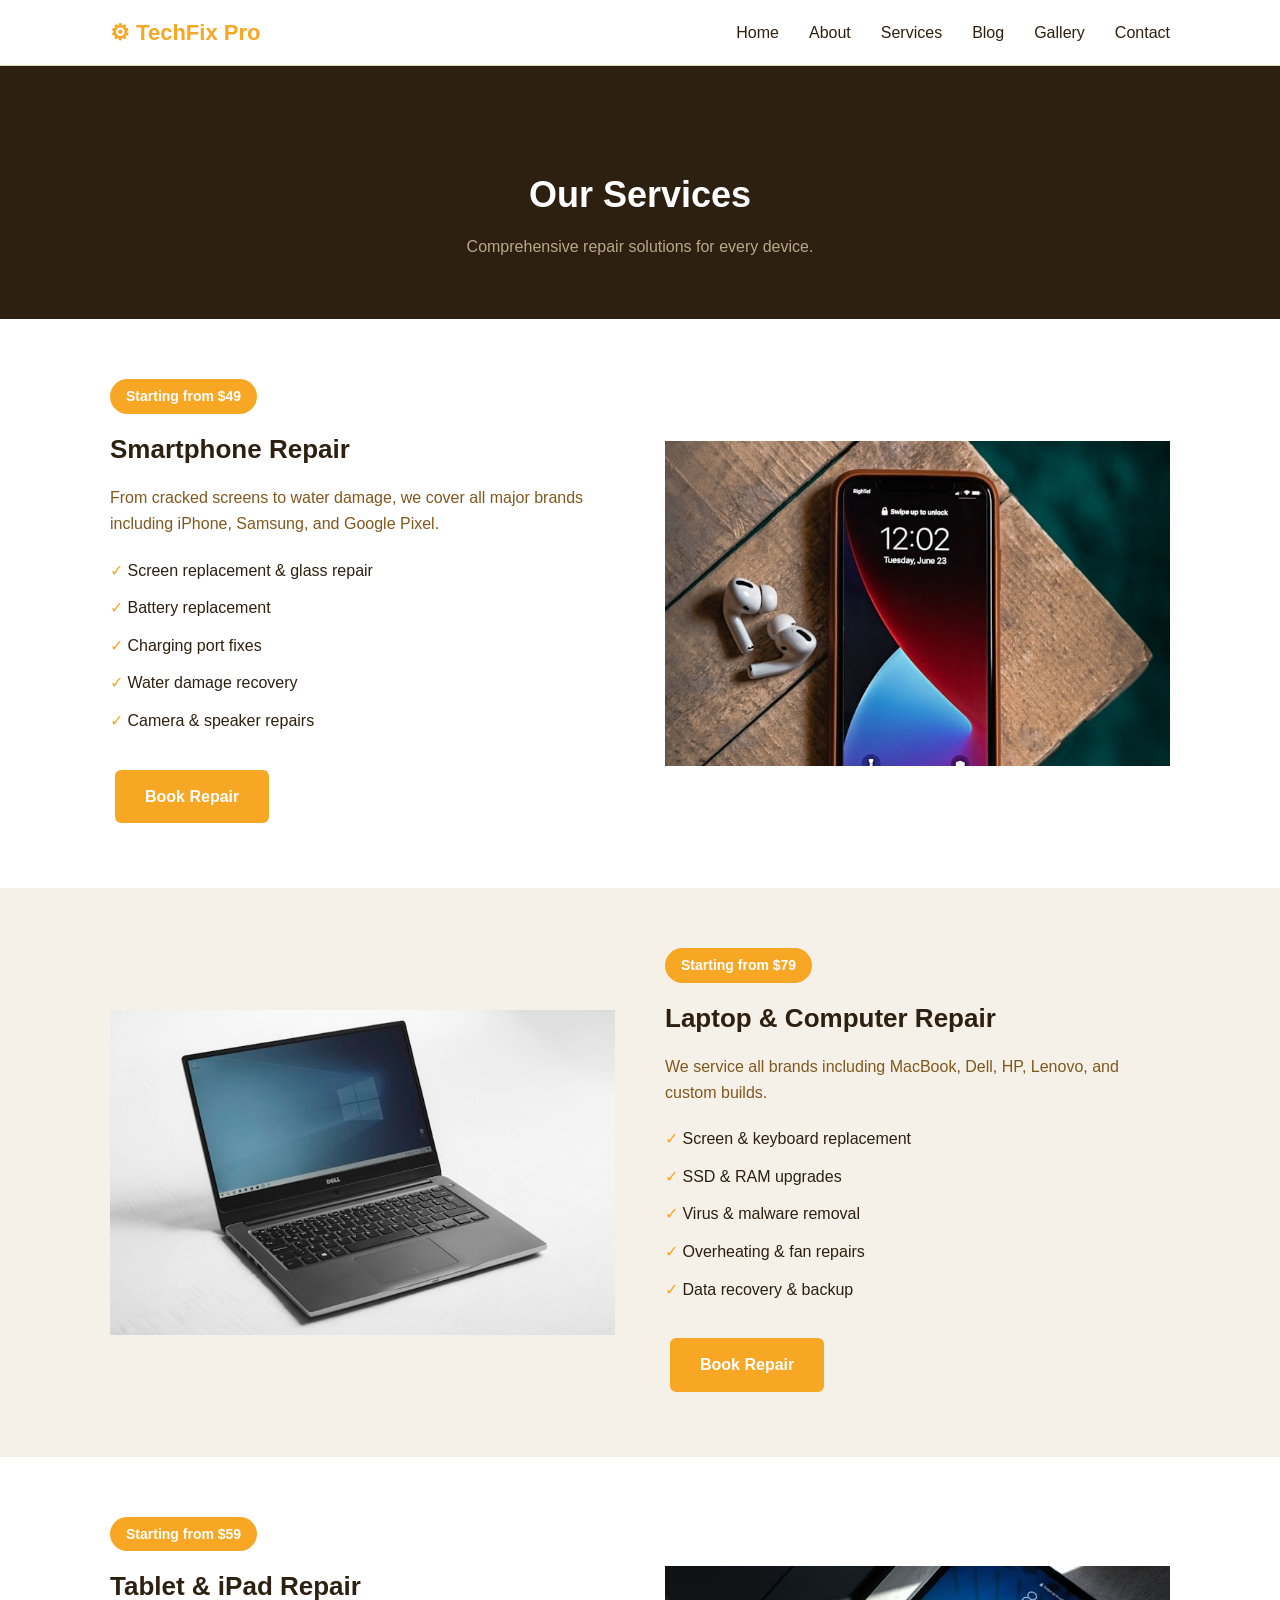
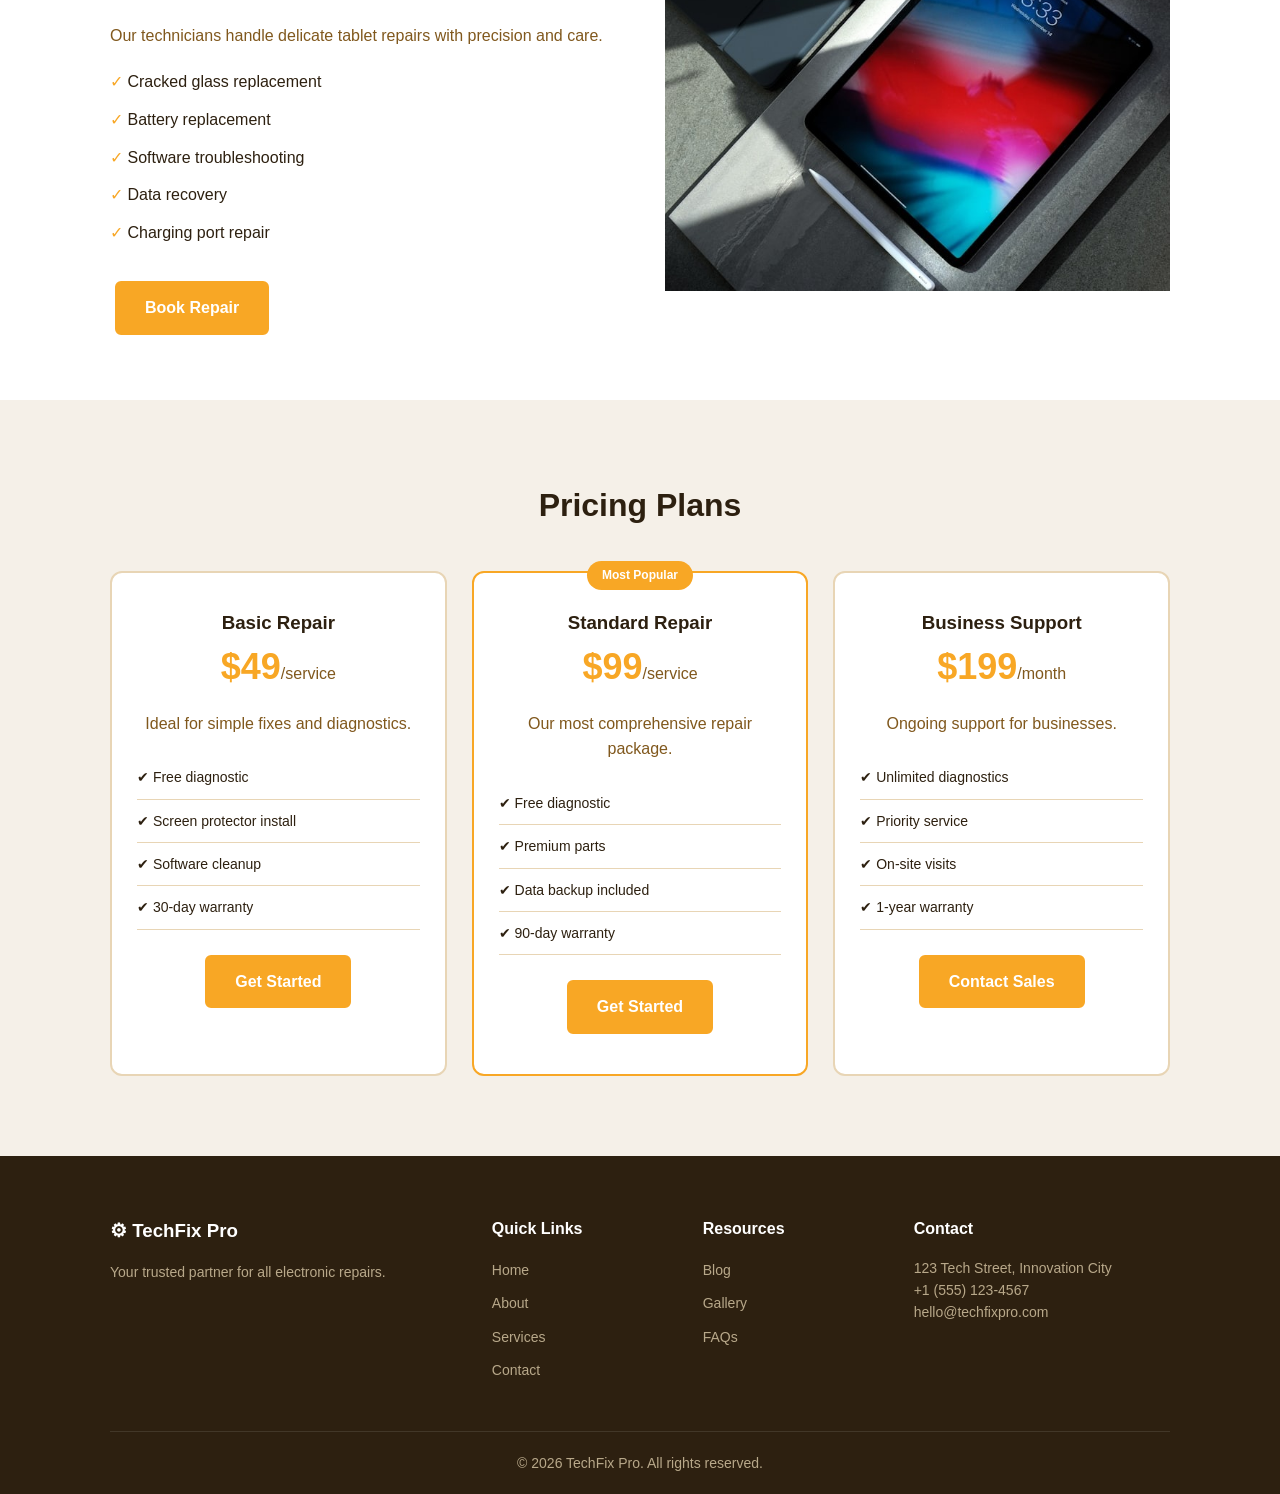
<file: ART 277 PROJECT-AMMED/services.html>
<!DOCTYPE html>
<html lang="en">
<head>
    <meta charset="UTF-8">
    <meta name="viewport" content="width=device-width, initial-scale=1.0">
    <title>Our Services - TechFix Pro</title>
   <link rel="stylesheet" href="style.css">
</head>
<body>

    <nav class="navbar">
        <div class="container nav-container">
            <a href="index.html" class="logo">&#9881; TechFix Pro</a>
            <ul class="nav-links">
                <li><a href="index.html">Home</a></li>
                <li><a href="about.html">About</a></li>
                <li><a href="services.html">Services</a></li>
                <li><a href="blog.html">Blog</a></li>
                <li><a href="gallery.html">Gallery</a></li>
                <li><a href="contact.html">Contact</a></li>
            </ul>
        </div>
    </nav>

    <header class="page-header">
        <div class="container">
            <h1>Our Services</h1>
            <p>Comprehensive repair solutions for every device.</p>
        </div>
    </header>

    <section class="service-detail">
        <div class="container">
            <div class="two-col">
                <div>
                    <span class="price-tag">Starting from $49</span>
                    <h2>Smartphone Repair</h2>
                    <p>From cracked screens to water damage, we cover all major brands including iPhone, Samsung, and Google Pixel.</p>
                    <ul class="detail-list">
                        <li>Screen replacement & glass repair</li>
                        <li>Battery replacement</li>
                        <li>Charging port fixes</li>
                        <li>Water damage recovery</li>
                        <li>Camera & speaker repairs</li>
                    </ul>
                    <a href="contact.html" class="btn">Book Repair</a>
                </div>
                <div>
                    <img src="img/service1.jpg" alt="Phone repair">
                </div>
            </div>
        </div>
    </section>

    <section class="service-detail">
        <div class="container">
            <div class="two-col">
                <div>
                    <img src="img/service2.jpg" alt="Laptop repair">
                </div>
                <div>
                    <span class="price-tag">Starting from $79</span>
                    <h2>Laptop & Computer Repair</h2>
                    <p>We service all brands including MacBook, Dell, HP, Lenovo, and custom builds.</p>
                    <ul class="detail-list">
                        <li>Screen & keyboard replacement</li>
                        <li>SSD & RAM upgrades</li>
                        <li>Virus & malware removal</li>
                        <li>Overheating & fan repairs</li>
                        <li>Data recovery & backup</li>
                    </ul>
                    <a href="contact.html" class="btn">Book Repair</a>
                </div>
            </div>
        </div>
    </section>

    <section class="service-detail">
        <div class="container">
            <div class="two-col">
                <div>
                    <span class="price-tag">Starting from $59</span>
                    <h2>Tablet & iPad Repair</h2>
                    <p>Our technicians handle delicate tablet repairs with precision and care.</p>
                    <ul class="detail-list">
                        <li>Cracked glass replacement</li>
                        <li>Battery replacement</li>
                        <li>Software troubleshooting</li>
                        <li>Data recovery</li>
                        <li>Charging port repair</li>
                    </ul>
                    <a href="contact.html" class="btn">Book Repair</a>
                </div>
                <div>
                    <img src="img/service3.jpg" alt="Tablet repair">
                </div>
            </div>
        </div>
    </section>

    <section class="section" style="background: var(--light-gray);">
        <div class="container">
            <h2 class="section-title">Pricing Plans</h2>
            <div class="pricing-grid">
                <div class="pricing-card">
                    <h3>Basic Repair</h3>
                    <div class="price">$49<span>/service</span></div>
                    <p style="color: var(--gray); margin: 15px 0;">Ideal for simple fixes and diagnostics.</p>
                    <ul class="pricing-features">
                        <li>&#10004; Free diagnostic</li>
                        <li>&#10004; Screen protector install</li>
                        <li>&#10004; Software cleanup</li>
                        <li>&#10004; 30-day warranty</li>
                    </ul>
                    <a href="contact.html" class="btn">Get Started</a>
                </div>
                <div class="pricing-card featured">
                    <span class="featured-badge">Most Popular</span>
                    <h3>Standard Repair</h3>
                    <div class="price">$99<span>/service</span></div>
                    <p style="color: var(--gray); margin: 15px 0;">Our most comprehensive repair package.</p>
                    <ul class="pricing-features">
                        <li>&#10004; Free diagnostic</li>
                        <li>&#10004; Premium parts</li>
                        <li>&#10004; Data backup included</li>
                        <li>&#10004; 90-day warranty</li>
                    </ul>
                    <a href="contact.html" class="btn">Get Started</a>
                </div>
                <div class="pricing-card">
                    <h3>Business Support</h3>
                    <div class="price">$199<span>/month</span></div>
                    <p style="color: var(--gray); margin: 15px 0;">Ongoing support for businesses.</p>
                    <ul class="pricing-features">
                        <li>&#10004; Unlimited diagnostics</li>
                        <li>&#10004; Priority service</li>
                        <li>&#10004; On-site visits</li>
                        <li>&#10004; 1-year warranty</li>
                    </ul>
                    <a href="contact.html" class="btn">Contact Sales</a>
                </div>
            </div>
        </div>
    </section>

    <footer class="footer">
        <div class="container">
            <div class="footer-grid">
                <div class="footer-brand">
                    <h3>&#9881; TechFix Pro</h3>
                    <p>Your trusted partner for all electronic repairs.</p>
                </div>
                <div class="footer-links">
                    <h4>Quick Links</h4>
                    <ul>
                        <li><a href="index.html">Home</a></li>
                        <li><a href="about.html">About</a></li>
                        <li><a href="services.html">Services</a></li>
                        <li><a href="contact.html">Contact</a></li>
                    </ul>
                </div>
                <div class="footer-links">
                    <h4>Resources</h4>
                    <ul>
                        <li><a href="blog.html">Blog</a></li>
                        <li><a href="gallery.html">Gallery</a></li>
                        <li><a href="contact.html">FAQs</a></li>
                    </ul>
                </div>
                <div class="footer-contact">
                    <h4>Contact</h4>
                    <p>123 Tech Street, Innovation City</p>
                    <p>+1 (555) 123-4567</p>
                    <p>hello@techfixpro.com</p>
                </div>
            </div>
            <div class="footer-bottom">
                <p>&copy; 2026 TechFix Pro. All rights reserved.</p>
            </div>
        </div>
    </footer>

</body>
</html>
</file>
<file: ART 277 PROJECT-AMMED/style.css>
/* ---- CSS Variables (Custom Properties) ---- */
:root {
  --primary: #F8A725;
  --primary-dark: #C68623;
  --dark: #2D2010;
  --gray: #80581D;
  --light-gray: #f5f0e8;
  --white: #ffffff;
  --border: #e8d5b5;
}

/* ---- Reset & Base Styles ---- */
* {
  margin: 0;
  padding: 0;
  box-sizing: border-box;
}

body {
  font-family: 'Segoe UI', Tahoma, Geneva, Verdana, sans-serif;
  color: var(--dark);
  line-height: 1.6;
}

img {
  max-width: 100%;
  display: block;
}

a {
  text-decoration: none;
  color: inherit;
}

/* ---- Container ---- */
.container {
  max-width: 1100px;
  margin: 0 auto;
  padding: 0 20px;
}

/* ---- Buttons ---- */
.btn {
  display: inline-block;
  padding: 12px 28px;
  background: var(--primary);
  color: var(--white);
  border-radius: 6px;
  font-weight: 600;
  border: 2px solid var(--primary);
  margin: 5px;
}

.btn:hover {
  background: var(--primary-dark);
  border-color: var(--primary-dark);
}

.btn-outline {
  background: transparent;
  color: var(--white);
  border: 2px solid var(--white);
}

.btn-outline:hover {
  background: var(--white);
  color: var(--dark);
}

/* ---- Navigation ---- */
.navbar {
  background: var(--white);
  border-bottom: 1px solid var(--border);
  padding: 15px 0;
}

.nav-container {
  display: flex;
  justify-content: space-between;
  align-items: center;
}

.logo {
  font-size: 22px;
  font-weight: 800;
  color: var(--primary);
}

.nav-links {
  list-style: none;
  display: flex;
  gap: 30px;
}

.nav-links a {
  color: var(--dark);
  font-weight: 500;
}

.nav-links a:hover {
  color: var(--primary);
}

/* ---- Hero Section ---- */
.hero {
  background: linear-gradient(135deg, var(--dark) 0%, var(--gray) 100%);
  color: var(--white);
  text-align: center;
  padding: 100px 20px;
}

.hero h1 {
  font-size: 42px;
  margin-bottom: 15px;
}

.hero p {
  font-size: 18px;
  max-width: 600px;
  margin: 0 auto 30px;
  opacity: 0.9;
}

/* ---- Section Styles ---- */
.section {
  padding: 80px 0;
}

.section-title {
  text-align: center;
  font-size: 32px;
  margin-bottom: 10px;
}

.section-subtitle {
  text-align: center;
  color: var(--gray);
  margin-bottom: 50px;
}

.card-grid {
  display: grid;
  gap: 25px;
}

.three-col {
  grid-template-columns: repeat(3, 1fr);
}

.two-col {
  grid-template-columns: repeat(2, 1fr);
}

/* ---- Cards ---- */
.card {
  background: var(--white);
  border: 1px solid var(--border);
  border-radius: 12px;
  padding: 30px;
  text-align: center;
}

.card:hover {
  box-shadow: 0 5px 20px rgba(45, 32, 16, 0.1);
}

.card-icon {
  font-size: 40px;
  margin-bottom: 15px;
}

.card h3 {
  font-size: 20px;
  margin-bottom: 10px;
}

.card p {
  color: var(--gray);
}

/* ---- News Cards ---- */
.news-card {
  padding: 0;
  overflow: hidden;
  text-align: left;
}

.news-card img {
  width: 100%;
  height: 200px;
  object-fit: cover;
}

.card-body {
  padding: 20px;
}

.tag {
  display: inline-block;
  background: var(--primary);
  color: var(--light-gray);
  padding: 4px 12px;
  border-radius: 20px;
  font-size: 12px;
  font-weight: 600;
  text-transform: uppercase;
}

.card-body h3 {
  margin: 10px 0;
}

.card-body a {
  color: var(--primary);
  font-weight: 600;
}

/* ---- About Section ---- */
.about-section {
  background: var(--light-gray);
}

.two-col {
  display: grid;
  grid-template-columns: 1fr 1fr;
  gap: 50px;
  align-items: center;
}

.about-text h2 {
  font-size: 32px;
  margin-bottom: 15px;
}

.about-text p {
  color: var(--gray);
  margin-bottom: 15px;
}

.feature-list {
  list-style: none;
  margin: 20px 0;
}

.feature-list li {
  padding: 8px 0;
  color: var(--dark);
}

.about-image img {
  border-radius: 12px;
  box-shadow: 0 10px 30px rgba(0, 0, 0, 0.1);
}

/* ---- Newsletter ---- */
.newsletter {
  background: var(--primary);
  color: var(--white);
  text-align: center;
  padding: 60px 20px;
}

.newsletter h2 {
  font-size: 28px;
  margin-bottom: 10px;
}

.newsletter p {
  margin-bottom: 25px;
  opacity: 0.9;
}

.newsletter form {
  display: flex;
  justify-content: center;
  gap: 10px;
  flex-wrap: wrap;
}

.newsletter input {
  padding: 12px 20px;
  border: none;
  border-radius: 6px;
  width: 300px;
  font-size: 16px;
}

/* ---- Testimonials ---- */
.testimonials {
  background: var(--light-gray);
}

.testimonial-card {
  text-align: left;
}

.quote {
  font-style: italic;
  color: var(--dark);
  margin-bottom: 15px;
}

.author {
  font-weight: 700;
  color: var(--primary-dark);
}

/* ---- Clients ---- */
.clients {
  text-align: center;
}

.client-logos {
  display: flex;
  justify-content: center;
  gap: 40px;
  flex-wrap: wrap;
  margin-top: 30px;
}

.client-logos span {
  font-size: 18px;
  font-weight: 700;
  color: var(--gray);
  opacity: 0.6;
}

/* ---- Footer ---- */
.footer {
  background: var(--dark);
  color: var(--white);
  padding: 60px 0 20px;
}

.footer-grid {
  display: grid;
  grid-template-columns: 2fr 1fr 1fr 1.5fr;
  gap: 40px;
  margin-bottom: 40px;
}

.footer h3, .footer h4 {
  margin-bottom: 15px;
}

.footer p {
  color: #b8a88a;
  font-size: 14px;
}

.footer-links ul {
  list-style: none;
}

.footer-links li {
  margin-bottom: 8px;
}

.footer-links a {
  color: #b8a88a;
  font-size: 14px;
}

.footer-links a:hover {
  color: var(--primary);
}

.footer-bottom {
  border-top: 1px solid rgba(255, 255, 255, 0.1);
  padding-top: 20px;
  text-align: center;
}

/* ---- Page Header (for inner pages) ---- */
.page-header {
  background: var(--dark);
  color: var(--white);
  text-align: center;
  padding: 100px 20px 60px;
}

.page-header h1 {
  font-size: 36px;
  margin-bottom: 10px;
}

.page-header p {
  color: #b8a88a;
}

/* ---- Services Page ---- */
.service-detail {
  padding: 60px 0;
}

.service-detail:nth-child(even) {
  background: var(--light-gray);
}

.service-detail h2 {
  font-size: 26px;
  margin-bottom: 15px;
}

.service-detail p {
  color: var(--gray);
  margin-bottom: 15px;
}

.detail-list {
  list-style: none;
  margin: 15px 0 25px;
}

.detail-list li {
  padding: 6px 0;
  color: var(--dark);
}

.detail-list li::before {
  content: "✓ ";
  color: var(--primary);
}

.price-tag {
  display: inline-block;
  background: var(--primary);
  color: var(--white);
  padding: 6px 16px;
  border-radius: 20px;
  font-weight: 700;
  font-size: 14px;
  margin-bottom: 15px;
}

/* ---- Pricing Cards ---- */
.pricing-grid {
  display: grid;
  grid-template-columns: repeat(3, 1fr);
  gap: 25px;
  margin-top: 40px;
}

.pricing-card {
  background: var(--white);
  border: 2px solid var(--border);
  border-radius: 12px;
  padding: 35px 25px;
  text-align: center;
}

.pricing-card.featured {
  border-color: var(--primary);
  position: relative;
}

.featured-badge {
  position: absolute;
  top: -12px;
  left: 50%;
  transform: translateX(-50%);
  background: var(--primary);
  color: var(--white);
  padding: 5px 15px;
  border-radius: 20px;
  font-size: 12px;
  font-weight: 700;
}

.pricing-card .price {
  font-size: 36px;
  font-weight: 800;
  color: var(--primary);
}

.pricing-card .price span {
  font-size: 16px;
  color: var(--gray);
  font-weight: 400;
}

.pricing-features {
  list-style: none;
  text-align: left;
  margin: 20px 0;
}

.pricing-features li {
  padding: 10px 0;
  border-bottom: 1px solid var(--border);
  font-size: 14px;
}

/* ---- Blog Page ---- */
.blog-grid {
  display: grid;
  grid-template-columns: 2fr 1fr;
  gap: 40px;
}

.blog-posts {
  display: grid;
  gap: 30px;
}

.blog-post {
  display: grid;
  grid-template-columns: 1fr 2fr;
  gap: 20px;
  background: var(--white);
  border: 1px solid var(--border);
  border-radius: 12px;
  overflow: hidden;
}

.blog-post img {
  width: 100%;
  height: 100%;
  object-fit: cover;
}

.blog-post-content {
  padding: 20px;
}

.sidebar {
  background: var(--white);
  border: 1px solid var(--border);
  border-radius: 12px;
  padding: 25px;
  height: fit-content;
}

.sidebar h3 {
  margin-bottom: 15px;
  padding-bottom: 10px;
}

.sidebar ul {
  list-style: none;
}

.sidebar li {
  padding: 8px 0;
  border-bottom: 1px solid var(--light-gray);
}

.sidebar a {
  color: var(--gray);
  font-size: 14px;
}

.sidebar a:hover {
  color: var(--primary);
}

/* ---- Gallery Page ---- */
.gallery-grid {
  display: grid;
  grid-template-columns: repeat(3, 1fr);
  gap: 15px;
}

.gallery-item {
  border-radius: 10px;
  overflow: hidden;
}

.gallery-item img {
  width: 100%;
  height: 220px;
  object-fit: cover;
}

.gallery-item.wide {
  grid-column: span 2;
}

/* ---- Contact Page ---- */
.contact-grid {
  display: grid;
  grid-template-columns: 1fr 1.3fr;
  gap: 40px;
}

.contact-info-box {
  background: var(--white);
  border: 1px solid var(--border);
  border-radius: 12px;
  padding: 25px;
  margin-bottom: 20px;
}

.contact-info-box h3 {
  margin-bottom: 10px;
  color: var(--primary);
}

.contact-form {
  background: var(--white);
  border: 1px solid var(--border);
  border-radius: 12px;
  padding: 35px;
}

.form-group {
  margin-bottom: 15px;
}

.form-group label {
  display: block;
  margin-bottom: 6px;
  font-weight: 600;
  font-size: 14px;
}

.form-group input,
.form-group textarea,
.form-group select {
  width: 100%;
  padding: 12px;
  border: 1px solid var(--border);
  border-radius: 6px;
  font-size: 15px;
  font-family: inherit;
}

.form-group textarea {
  min-height: 120px;
  resize: vertical;
}

.form-row {
  display: grid;
  grid-template-columns: 1fr 1fr;
  gap: 15px;
}

/* ---- FAQ ---- */
.faq-item {
  background: var(--light-gray);
  border-radius: 10px;
  margin-bottom: 15px;
  padding: 20px;
}

.faq-item h3 {
  font-size: 16px;
  margin-bottom: 10px;
  color: var(--dark);
}

.faq-item p {
  color: var(--gray);
  font-size: 14px;
}

/* ===========================================
   Responsive Design (Mobile)
   =========================================== */

@media (max-width: 768px) {
  .nav-links {
    display: none;
  }

  .hero h1 {
    font-size: 28px;
  }

  .three-col,
  .two-col,
  .pricing-grid,
  .gallery-grid,
  .blog-grid,
  .contact-grid,
  .footer-grid {
    grid-template-columns: 1fr;
  }

  .blog-post {
    grid-template-columns: 1fr;
  }

  .newsletter form {
    flex-direction: column;
    align-items: center;
  }

  .newsletter input {
    width: 100%;
    max-width: 300px;
  }

  .client-logos {
    gap: 20px;
  }

  .form-row {
    grid-template-columns: 1fr;
  }
}
</file>
